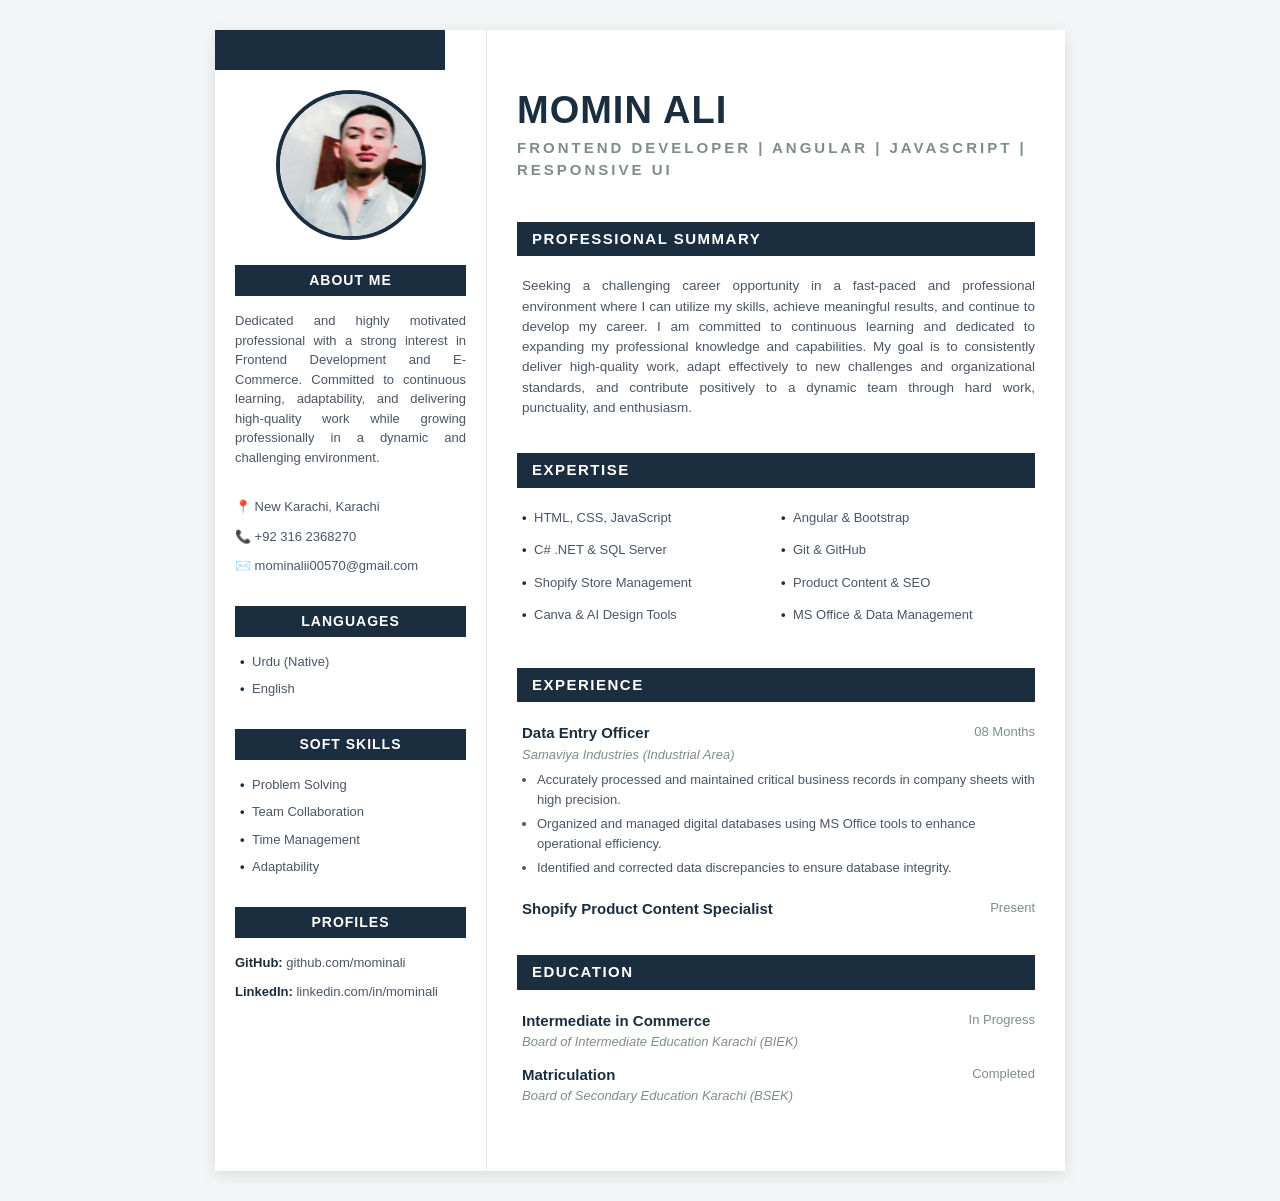
<file: CV.html>
<!DOCTYPE html>
<html lang="en">
<head>
    <meta charset="UTF-8">
    <meta name="viewport" content="width=device-width, initial-scale=1.0">
    <title>Momin Ali - Professional Resume</title>
    <style>
        * {
            box-sizing: border-box;
            margin: 0;
            padding: 0;
        }
        body {
            font-family: 'Segoe UI', Arial, sans-serif;
            background-color: #f4f5f7;
            color: #333333;
            line-height: 1.5;
            padding: 30px;
        }
        .cv-container {
            max-width: 850px;
            margin: 0 auto;
            background-color: #ffffff;
            display: flex;
            box-shadow: 0 4px 15px rgba(0,0,0,0.1);
            min-height: 1100px;
            position: relative;
            overflow: hidden;
        }
        /* Top Decorative Shapes like the image */
        .cv-container::before {
            content: "";
            position: absolute;
            top: 0;
            left: 0;
            width: 230px;
            height: 40px;
            background-color: #1a2e40;
        }
        /* LEFT COLUMN (Sidebar) */
        .left-column {
            width: 32%;
            background-color: #ffffff;
            padding: 60px 20px 30px 20px;
            border-right: 1px solid #e2e8f0;
        }
        /* RIGHT COLUMN (Main Content) */
        .right-column {
            width: 68%;
            padding: 60px 30px 30px 30px;
            background-color: #ffffff;
        }
        /* Headings & Names */
        .candidate-name {
            font-size: 38px;
            color: #1a2e40;
            text-transform: uppercase;
            font-weight: 800;
            letter-spacing: 1px;
            line-height: 1.1;
        }
        .candidate-title {
            font-size: 15px;
            color: #7f8c8d;
            text-transform: uppercase;
            letter-spacing: 3px;
            margin-top: 5px;
            margin-bottom: 40px;
            font-weight: 600;
        }
        /* Section Titles inside Columns */
        .sidebar-title {
            font-size: 14px;
            color: #ffffff;
            background-color: #1a2e40;
            text-transform: uppercase;
            padding: 5px 10px;
            margin-bottom: 15px;
            font-weight: bold;
            letter-spacing: 1px;
            text-align: center;
        }
        .main-title {
            font-size: 15px;
            color: #ffffff;
            background-color: #1a2e40;
            text-transform: uppercase;
            padding: 6px 15px;
            margin-bottom: 20px;
            font-weight: bold;
            letter-spacing: 1.5px;
        }
        .sidebar-section {
            margin-bottom: 30px;
        }
        .main-section {
            margin-bottom: 35px;
        }
        /* Text Styles */
        .about-text {
            font-size: 13px;
            color: #4a5568;
            text-align: justify;
            margin-bottom: 20px;
        }
        .contact-info {
            font-size: 13px;
            color: #4a5568;
            margin-bottom: 10px;
            word-break: break-all;
        }
        .contact-info strong {
            color: #1a2e40;
        }
        /* Lists and Items */
        .bullet-list {
            list-style: none;
            padding-left: 5px;
        }
        .bullet-list li {
            font-size: 13px;
            color: #4a5568;
            margin-bottom: 8px;
            position: relative;
            padding-left: 12px;
        }
        .bullet-list li::before {
            content: "•";
            color: #1a2e40;
            font-weight: bold;
            position: absolute;
            left: 0;
        }
        /* Experience & Education Block */
        .info-block {
            margin-bottom: 20px;
            padding-left: 5px;
        }
        .info-header {
            display: flex;
            justify-content: space-between;
            font-weight: bold;
            font-size: 15px;
            color: #1a2e40;
        }
        .info-sub {
            color: #7f8c8d;
            font-style: italic;
            font-size: 13px;
            margin-bottom: 6px;
        }
        .info-block ul {
            margin-left: 15px;
        }
        .info-block li {
            font-size: 13px;
            color: #4a5568;
            margin-bottom: 5px;
        }

        /* Profile image styling */
        .profile-img-placeholder {
            width: 150px;
            height: 150px;
            border-radius: 50%;
            border: 4px solid #1a2e40;
            overflow: hidden;
            display: flex;
            justify-content: center;
            align-items: center;
            margin: 0 auto 25px auto;
        }
        .profile-img-placeholder img {
            width: 100%;
            height: 100%;
            object-fit: cover;
        }
    </style>
</head>
<body>

    <div class="cv-container">
        
        <!-- LEFT COLUMN (SIDEBAR) -->
        <div class="left-column">
            <!-- Profile Picture -->
            <div class="profile-img-placeholder">
                <img src="MominAli2.jpg" alt="Momin Ali">
            </div>

            <!-- About Me -->
            <div class="sidebar-section">
                <div class="sidebar-title">About Me</div>
                <p class="about-text">
                  Dedicated and highly motivated professional with a strong interest in Frontend Development and E-Commerce. Committed to continuous learning, adaptability, and delivering high-quality work while growing professionally in a dynamic and challenging environment.
                </p>
            </div>

            <!-- Contact Information -->
            <div class="sidebar-section">
                <div class="contact-info">📍 New Karachi, Karachi</div>
                <div class="contact-info">📞 +92 316 2368270</div>
                <div class="contact-info">✉️ mominalii00570@gmail.com</div>
            </div>

            <!-- Languages -->
            <div class="sidebar-section">
                <div class="sidebar-title">Languages</div>
                <ul class="bullet-list">
                    <li>Urdu (Native)</li>
                    <li>English</li>
                </ul>
            </div>

            <!-- Soft Skills (Left Space Fill Karne Ke Liye) -->
            <div class="sidebar-section">
                <div class="sidebar-title">Soft Skills</div>
                <ul class="bullet-list">
                    <li>Problem Solving</li>
                    <li>Team Collaboration</li>
                    <li>Time Management</li>
                    <li>Adaptability</li>
                </ul>
            </div>

            <!-- Profiles / Links -->
            <div class="sidebar-section">
                <div class="sidebar-title">Profiles</div>
                <div class="contact-info"><strong>GitHub:</strong> github.com/mominali</div>
                <div class="contact-info"><strong>LinkedIn:</strong> linkedin.com/in/mominali</div>
            </div>
        </div>

        <!-- RIGHT COLUMN (MAIN CONTENT) -->
        <div class="right-column">
            
            <!-- Candidate Name & Title -->
            <div class="candidate-name">Momin Ali</div>
            <div class="candidate-title">Frontend Developer | Angular | JavaScript | Responsive UI</div>

            <!-- Professional Summary -->
            <div class="main-section">
                <div class="main-title">Professional Summary</div>
                <p style="font-size: 13.5px; color: #4a5568; text-align: justify; padding-left: 5px;">
                    Seeking a challenging career opportunity in a fast-paced and professional environment where I can utilize my skills, achieve meaningful results, and continue to develop my career. I am committed to continuous learning and dedicated to expanding my professional knowledge and capabilities. My goal is to consistently deliver high-quality work, adapt effectively to new challenges and organizational standards, and contribute positively to a dynamic team through hard work, punctuality, and enthusiasm.
                </p>
            </div>

            <!-- Technical Skills (Expertise) -->
            <div class="main-section">
                <div class="main-title">Expertise</div>
                <ul class="bullet-list" style="display: grid; grid-template-columns: 1fr 1fr; padding-left: 5px; gap: 5px;">
                    <li>HTML, CSS, JavaScript</li>
                    <li>Angular & Bootstrap</li>
                    <li>C# .NET & SQL Server</li>
                    <li>Git & GitHub</li>
                    <li>Shopify Store Management</li>
                    <li>Product Content & SEO</li>
                    <li>Canva & AI Design Tools</li>
                    <li>MS Office & Data Management</li>
                </ul>
            </div>

            <!-- Experience -->
            <div class="main-section">
                <div class="main-title">Experience</div>
                
                <div class="info-block">
                    <div class="info-header">
                        <span>Data Entry Officer</span>
                        <span style="font-weight: 500; font-size: 13px; color: #7f8c8d;">08 Months</span>
                    </div>
                    <div class="info-sub">Samaviya Industries (Industrial Area)</div>
                    <ul>
                        <li>Accurately processed and maintained critical business records in company sheets with high precision.</li>
                        <li>Organized and managed digital databases using MS Office tools to enhance operational efficiency.</li>
                        <li>Identified and corrected data discrepancies to ensure database integrity.</li>
                    </ul>
                </div>

                <div class="info-block">
                    <div class="info-header">
                        <span>Shopify Product Content Specialist</span>
                        <span style="font-weight: 500; font-size: 13px; color: #7f8c8d;">Present</span>
                    </div>
                </div>
            </div>

            <!-- Education -->
            <div class="main-section">
                <div class="main-title">Education</div>
                <div class="info-block" style="margin-bottom: 12px;">
                    <div class="info-header">
                        <span>Intermediate in Commerce</span>
                        <span style="font-weight: 500; font-size: 13px; color: #7f8c8d;">In Progress</span>
                    </div>
                    <div class="info-sub">Board of Intermediate Education Karachi (BIEK)</div>
                </div>
                <div class="info-block">
                    <div class="info-header">
                        <span>Matriculation</span>
                        <span style="font-weight: 500; font-size: 13px; color: #7f8c8d;">Completed</span>
                    </div>
                    <div class="info-sub">Board of Secondary Education Karachi (BSEK)</div>
                </div>
            </div>

        </div>
    </div>

</body>
</html>
</file>
